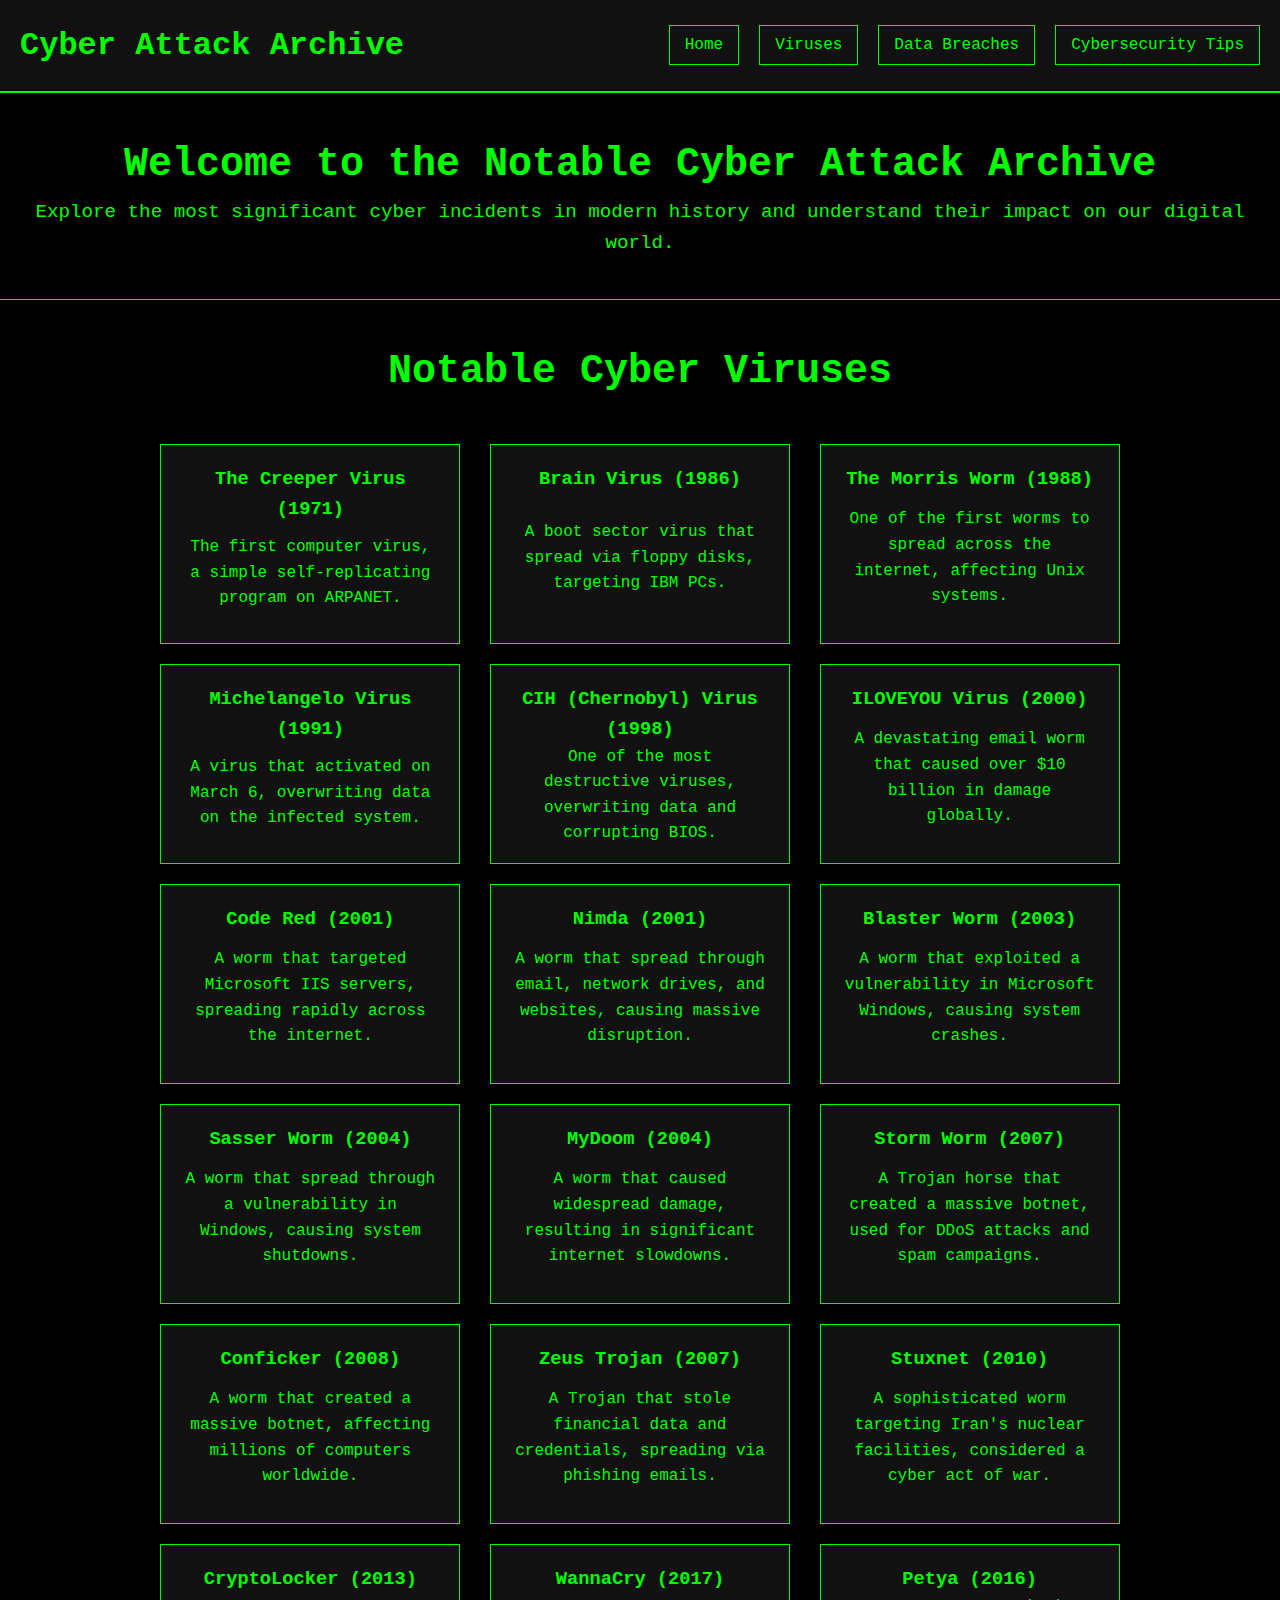
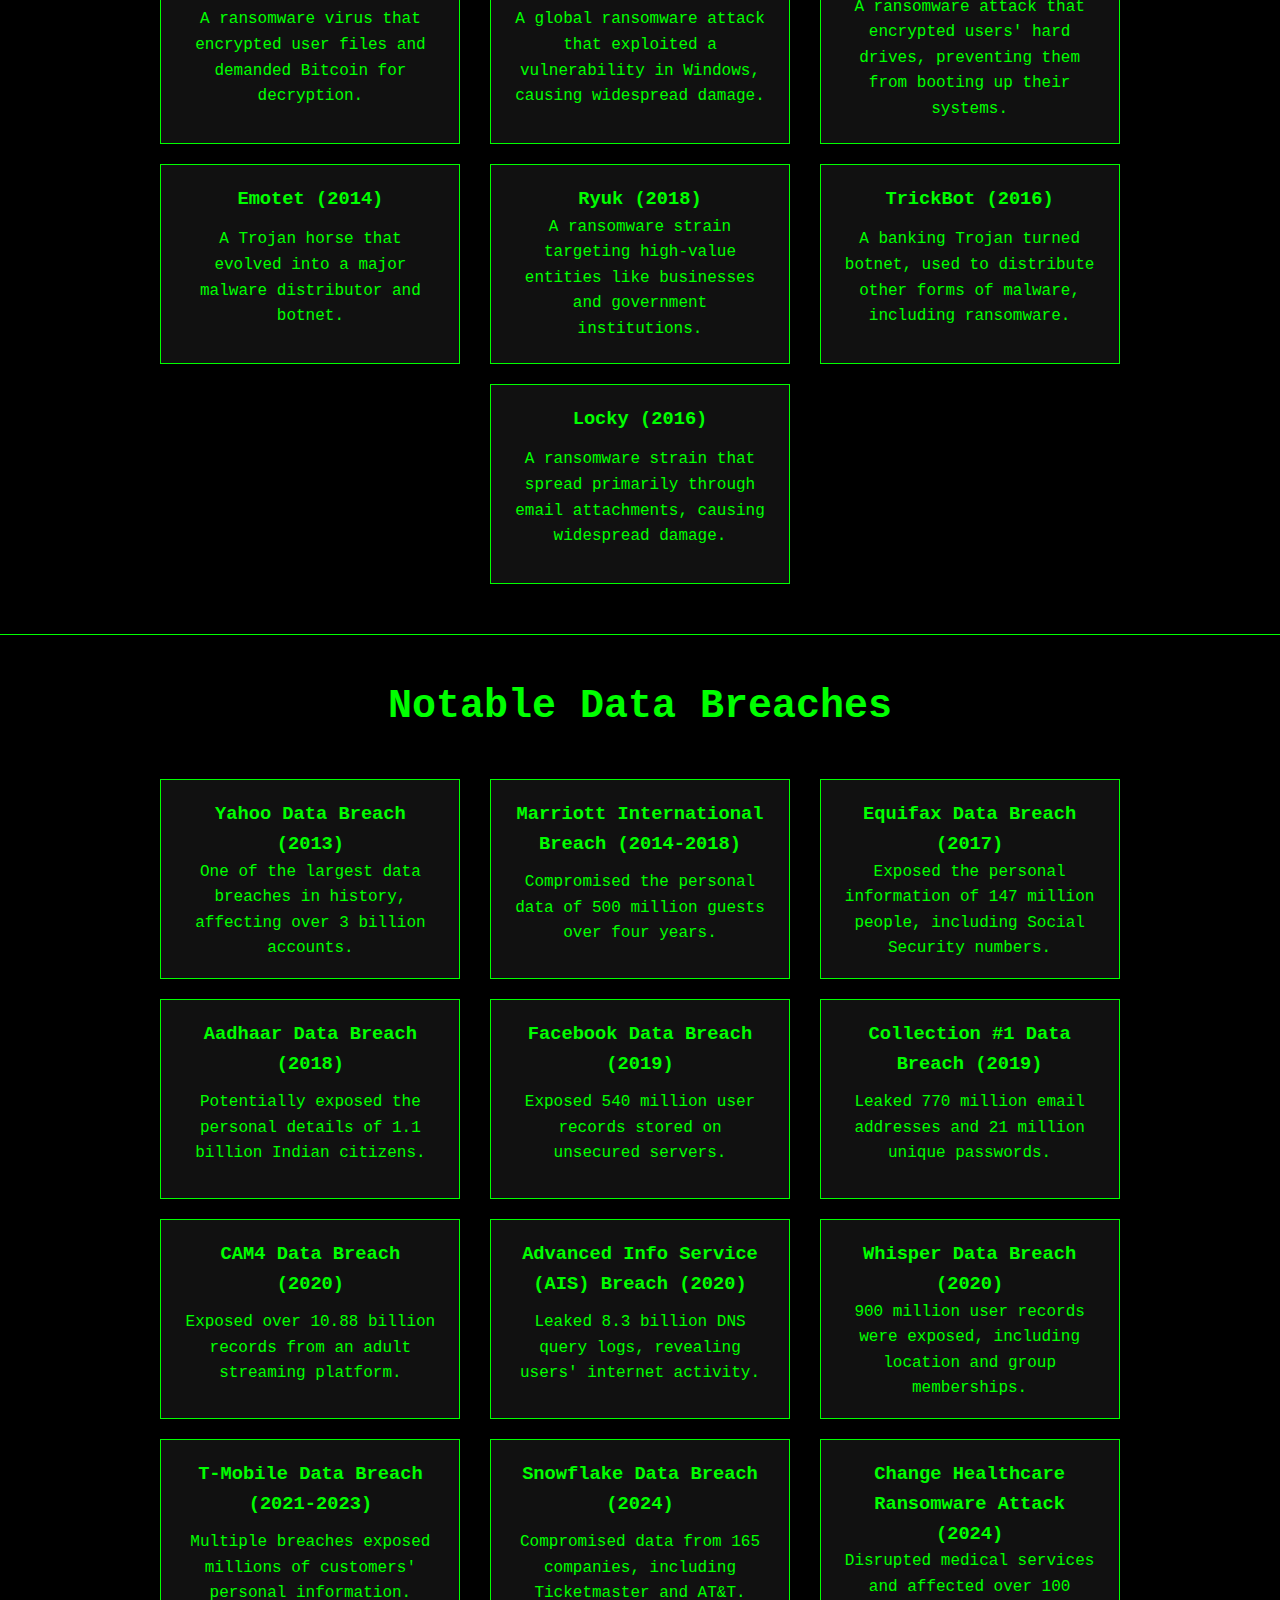
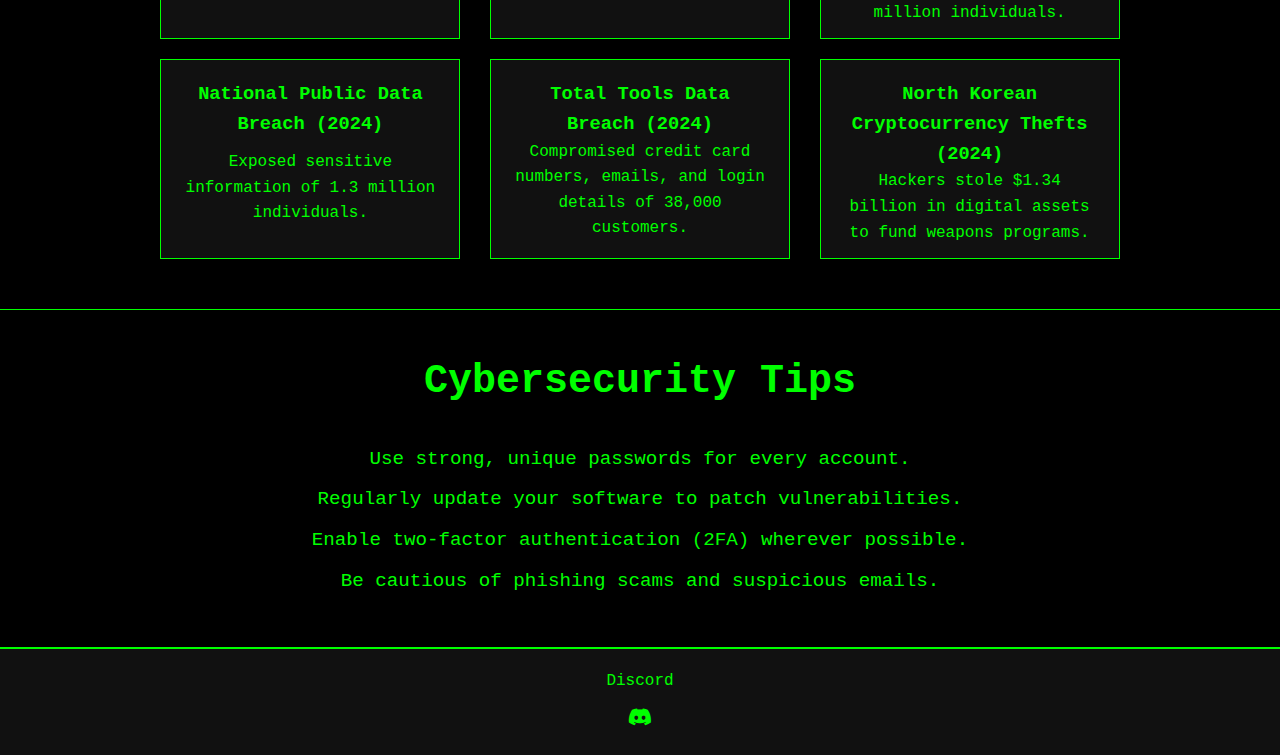
<file: CyberAttackArchive.html>
<!DOCTYPE html>
<html lang="en">
<head>
    <meta charset="UTF-8">
    <meta name="viewport" content="width=device-width, initial-scale=1.0">
    <meta name="description" content="A detailed overview of major cyber attacks and viruses">
    <title>Cyber Attack Archive</title>
    <link rel="icon" type="image/x-icon" href="favicon.ico">
    <link rel="stylesheet" href="style.css">
    <link href="https://cdnjs.cloudflare.com/ajax/libs/font-awesome/6.0.0-beta3/css/all.min.css" rel="stylesheet">
    <link href="https://fonts.googleapis.com/css2?family=Roboto:wght@400;700&display=swap" rel="stylesheet">
</head>
<body>
    <header>
        <div class="logo">
            <h1>Cyber Attack Archive</h1>
        </div>
        <nav>
            <ul class="nav-list">
                <li><a href="#">Home</a></li>
                <li><a href="#virus">Viruses</a></li>
                <li><a href="#attacks">Data Breaches</a></li>
                <li><a href="#tips">Cybersecurity Tips</a></li>
            </ul>
            <!-- Hamburger Menu for Mobile View -->
            <div class="hamburger" id="hamburger-menu">
                <div class="line"></div>
                <div class="line"></div>
                <div class="line"></div>
            </div>
        </nav>
    </header>

    <section class="hero">
        <h2>Welcome to the Notable Cyber Attack Archive</h2>
        <p>Explore the most significant cyber incidents in modern history and understand their impact on our digital world.</p>
    </section>

    <main>
        <section id="virus" class="virus-section">
            <h2>Notable Cyber Viruses</h2>
            <a href="thecreepervirus.html" class="virus-item-link">
                <div class="virus-item">
                    <h3>The Creeper Virus (1971)</h3>
                    <p>The first computer virus, a simple self-replicating program on ARPANET.</p>
                </div>
            </a>
            
            <a href="thebrainvirus.html" class="virus-item-link">
                <div class="virus-item">
                    <h3>Brain Virus (1986)</h3>
                    <p>A boot sector virus that spread via floppy disks, targeting IBM PCs.</p>
                </div>
            </a>
            
            <a href="themorrisworm.html" class="virus-item-link">
                <div class="virus-item">
                    <h3>The Morris Worm (1988)</h3>
                    <p>One of the first worms to spread across the internet, affecting Unix systems.</p>
                </div>
            </a>
            
            <a href="themichelangelovirus.html" class="virus-item-link">
                <div class="virus-item">
                    <h3>Michelangelo Virus (1991)</h3>
                    <p>A virus that activated on March 6, overwriting data on the infected system.</p>
                </div>
            </a>
            
            <a href="thecihvirus.html" class="virus-item-link">
                <div class="virus-item">
                    <h3>CIH (Chernobyl) Virus (1998)</h3>
                    <p>One of the most destructive viruses, overwriting data and corrupting BIOS.</p>
                </div>
            </a>
            
            <a href="attack6.html" class="virus-item-link">
                <div class="virus-item">
                    <h3>ILOVEYOU Virus (2000)</h3>
                    <p>A devastating email worm that caused over $10 billion in damage globally.</p>
                </div>
            </a>
            
            <a href="attack7.html" class="virus-item-link">
                <div class="virus-item">
                    <h3>Code Red (2001)</h3>
                    <p>A worm that targeted Microsoft IIS servers, spreading rapidly across the internet.</p>
                </div>
            </a>
            
            <a href="attack8.html" class="virus-item-link">
                <div class="virus-item">
                    <h3>Nimda (2001)</h3>
                    <p>A worm that spread through email, network drives, and websites, causing massive disruption.</p>
                </div>
            </a>
            
            <a href="attack9.html" class="virus-item-link">
                <div class="virus-item">
                    <h3>Blaster Worm (2003)</h3>
                    <p>A worm that exploited a vulnerability in Microsoft Windows, causing system crashes.</p>
                </div>
            </a>
            
            <a href="attack10.html" class="virus-item-link">
                <div class="virus-item">
                    <h3>Sasser Worm (2004)</h3>
                    <p>A worm that spread through a vulnerability in Windows, causing system shutdowns.</p>
                </div>
            </a>
            
            <a href="attack11.html" class="virus-item-link">
                <div class="virus-item">
                    <h3>MyDoom (2004)</h3>
                    <p>A worm that caused widespread damage, resulting in significant internet slowdowns.</p>
                </div>
            </a>
            
            <a href="attack12.html" class="virus-item-link">
                <div class="virus-item">
                    <h3>Storm Worm (2007)</h3>
                    <p>A Trojan horse that created a massive botnet, used for DDoS attacks and spam campaigns.</p>
                </div>
            </a>
            
            <a href="attack13.html" class="virus-item-link">
                <div class="virus-item">
                    <h3>Conficker (2008)</h3>
                    <p>A worm that created a massive botnet, affecting millions of computers worldwide.</p>
                </div>
            </a>
            
            <a href="attack14.html" class="virus-item-link">
                <div class="virus-item">
                    <h3>Zeus Trojan (2007)</h3>
                    <p>A Trojan that stole financial data and credentials, spreading via phishing emails.</p>
                </div>
            </a>
            
            <a href="attack15.html" class="virus-item-link">
                <div class="virus-item">
                    <h3>Stuxnet (2010)</h3>
                    <p>A sophisticated worm targeting Iran's nuclear facilities, considered a cyber act of war.</p>
                </div>
            </a>
            
            <a href="attack16.html" class="virus-item-link">
                <div class="virus-item">
                    <h3>CryptoLocker (2013)</h3>
                    <p>A ransomware virus that encrypted user files and demanded Bitcoin for decryption.</p>
                </div>
            </a>
            
            <a href="attack17.html" class="virus-item-link">
                <div class="virus-item">
                    <h3>WannaCry (2017)</h3>
                    <p>A global ransomware attack that exploited a vulnerability in Windows, causing widespread damage.</p>
                </div>
            </a>
            
            <a href="attack18.html" class="virus-item-link">
                <div class="virus-item">
                    <h3>Petya (2016)</h3>
                    <p>A ransomware attack that encrypted users' hard drives, preventing them from booting up their systems.</p>
                </div>
            </a>
            
            <a href="attack19.html" class="virus-item-link">
                <div class="virus-item">
                    <h3>Emotet (2014)</h3>
                    <p>A Trojan horse that evolved into a major malware distributor and botnet.</p>
                </div>
            </a>
            
            <a href="attack20.html" class="virus-item-link">
                <div class="virus-item">
                    <h3>Ryuk (2018)</h3>
                    <p>A ransomware strain targeting high-value entities like businesses and government institutions.</p>
                </div>
            </a>
            
            <a href="attack21.html" class="virus-item-link">
                <div class="virus-item">
                    <h3>TrickBot (2016)</h3>
                    <p>A banking Trojan turned botnet, used to distribute other forms of malware, including ransomware.</p>
                </div>
            </a>
            
            <a href="attack22.html" class="virus-item-link">
                <div class="virus-item">
                    <h3>Locky (2016)</h3>
                    <p>A ransomware strain that spread primarily through email attachments, causing widespread damage.</p>
                </div>
            </a>
        </section>

        <section id="attacks" class="attacks-section">
            <h2>Notable Data Breaches</h2>
            
            <a href="yahoo.html" class="attack-card-link">
                <div class="attack-card">
                    <h3>Yahoo Data Breach (2013)</h3>
                    <p>One of the largest data breaches in history, affecting over 3 billion accounts.</p>
                </div>
            </a>
        
            <a href="marriott.html" class="attack-card-link">
                <div class="attack-card">
                    <h3>Marriott International Breach (2014-2018)</h3>
                    <p>Compromised the personal data of 500 million guests over four years.</p>
                </div>
            </a>
        
            <a href="equifax.html" class="attack-card-link">
                <div class="attack-card">
                    <h3>Equifax Data Breach (2017)</h3>
                    <p>Exposed the personal information of 147 million people, including Social Security numbers.</p>
                </div>
            </a>
        
            <a href="aadhaar.html" class="attack-card-link">
                <div class="attack-card">
                    <h3>Aadhaar Data Breach (2018)</h3>
                    <p>Potentially exposed the personal details of 1.1 billion Indian citizens.</p>
                </div>
            </a>
        
            <a href="facebook.html" class="attack-card-link">
                <div class="attack-card">
                    <h3>Facebook Data Breach (2019)</h3>
                    <p>Exposed 540 million user records stored on unsecured servers.</p>
                </div>
            </a>
        
            <a href="collection1.html" class="attack-card-link">
                <div class="attack-card">
                    <h3>Collection #1 Data Breach (2019)</h3>
                    <p>Leaked 770 million email addresses and 21 million unique passwords.</p>
                </div>
            </a>
        
            <a href="cam4.html" class="attack-card-link">
                <div class="attack-card">
                    <h3>CAM4 Data Breach (2020)</h3>
                    <p>Exposed over 10.88 billion records from an adult streaming platform.</p>
                </div>
            </a>
        
            <a href="ais.html" class="attack-card-link">
                <div class="attack-card">
                    <h3>Advanced Info Service (AIS) Breach (2020)</h3>
                    <p>Leaked 8.3 billion DNS query logs, revealing users' internet activity.</p>
                </div>
            </a>
        
            <a href="whisper.html" class="attack-card-link">
                <div class="attack-card">
                    <h3>Whisper Data Breach (2020)</h3>
                    <p>900 million user records were exposed, including location and group memberships.</p>
                </div>
            </a>
        
            <a href="t-mobile.html" class="attack-card-link">
                <div class="attack-card">
                    <h3>T-Mobile Data Breach (2021-2023)</h3>
                    <p>Multiple breaches exposed millions of customers' personal information.</p>
                </div>
            </a>
        
            <a href="snowflake.html" class="attack-card-link">
                <div class="attack-card">
                    <h3>Snowflake Data Breach (2024)</h3>
                    <p>Compromised data from 165 companies, including Ticketmaster and AT&T.</p>
                </div>
            </a>
        
            <a href="change-healthcare.html" class="attack-card-link">
                <div class="attack-card">
                    <h3>Change Healthcare Ransomware Attack (2024)</h3>
                    <p>Disrupted medical services and affected over 100 million individuals.</p>
                </div>
            </a>
        
            <a href="national-public.html" class="attack-card-link">
                <div class="attack-card">
                    <h3>National Public Data Breach (2024)</h3>
                    <p>Exposed sensitive information of 1.3 million individuals.</p>
                </div>
            </a>
        
            <a href="total-tools.html" class="attack-card-link">
                <div class="attack-card">
                    <h3>Total Tools Data Breach (2024)</h3>
                    <p>Compromised credit card numbers, emails, and login details of 38,000 customers.</p>
                </div>
            </a>
        
            <a href="north-korea.html" class="attack-card-link">
                <div class="attack-card">
                    <h3>North Korean Cryptocurrency Thefts (2024)</h3>
                    <p>Hackers stole $1.34 billion in digital assets to fund weapons programs.</p>
                </div>
            </a>
        </section>
        

        <section id="tips" class="tips-section">
            <h2>Cybersecurity Tips</h2>
            <ul>
                <li>Use strong, unique passwords for every account.</li>
                <li>Regularly update your software to patch vulnerabilities.</li>
                <li>Enable two-factor authentication (2FA) wherever possible.</li>
                <li>Be cautious of phishing scams and suspicious emails.</li>
            </ul>
        </section>
    </main>

    <footer>
        <div class="footer-content">
            <p>Discord</p>
            <div class="social-media">
                <a href="https://discord.com/users/394920998752878593" target="_blank">
                    <i class="fab fa-discord"></i>
                </a>
            </div>
        </div>
    </footer>

    <!-- JavaScript for Hamburger Menu -->
    <script>
        const hamburger = document.getElementById('hamburger-menu');
        const navList = document.querySelector('.nav-list');

        hamburger.addEventListener('click', () => {
            navList.classList.toggle('active');
        });
    </script>
</body>
</html>
</file>
<file: style.css>
/* Global Reset */
* {
    margin: 0;
    padding: 0;
    box-sizing: border-box;
    font-family: 'Courier New', Courier, monospace;
}

/* Default Link Styling */
a {
    text-decoration: none;
    color: #00ff00; /* Bright green */
}

a:hover {
    color: #33ff33; /* Slightly lighter green */
}

a:visited {
    color: #00ff00;
}

/* Body */
body {
    background-color: #000; /* Terminal black */
    color: #00ff00;
    line-height: 1.6;
}

/* Header Styling */
header {
    background-color: #111;
    color: #00ff00;
    padding: 20px;
    display: flex;
    justify-content: space-between;
    align-items: center;
    border-bottom: 2px solid #0f0;
}

header .logo h1 {
    font-size: 2rem;
}

nav {
    display: flex;
    align-items: center;
}

.nav-list {
    list-style-type: none;
    display: flex;
    gap: 20px;
}

.nav-list li a {
    color: #00ff00;
    padding: 10px 15px;
    border: 1px solid #00ff00;
    transition: background 0.3s ease, color 0.3s ease;
}

.nav-list li a:hover {
    background: #00ff00;
    color: #000;
}

/* Hamburger Menu */
.hamburger {
    display: none;
    flex-direction: column;
    gap: 5px;
    cursor: pointer;
}

.hamburger .line {
    width: 25px;
    height: 3px;
    background-color: #0f0;
}

/* Responsive Navigation */
.nav-list.active {
    display: block;
    position: absolute;
    top: 70px;
    left: 0;
    background-color: #111;
    width: 100%;
    text-align: center;
    padding: 20px;
    border: 1px solid #0f0;
}

/* Hero Section */
.hero {
    display: flex;
    justify-content: center;
    align-items: center;
    color: #0f0;
    text-align: center;
    flex-direction: column;
    padding: 40px 20px;
}

.hero h2 {
    font-size: 2.5rem;
}

.hero p {
    font-size: 1.2rem;
}

/* Virus Section */
.virus-section {
    padding: 40px 20px;
    background-color: #000;
    text-align: center;
    border-top: 1px solid #0f0;
}

.virus-section h2 {
    font-size: 2.5rem;
    margin-bottom: 30px;
}

/* Cards */
.virus {
    display: grid;
    grid-template-columns: repeat(auto-fill, minmax(300px, 1fr));
    gap: 20px;
    max-width: 1200px;
    margin: 0 auto;
}

.virus-item, .attack-card {
    background-color: #111;
    color: #00ff00;
    border: 1px solid #0f0;
    width: 300px;
    height: 200px;
    padding: 20px;
    display: flex;
    flex-direction: column;
    justify-content: space-between;
    align-items: center;
    text-align: center;
    transition: transform 0.3s ease, box-shadow 0.3s ease;
}

.virus-item:hover, .attack-card:hover {
    transform: scale(1.03);
    box-shadow: 0 0 10px #00ff00;
}

/* Text Container */
.virus-item p, .attack-card p {
    flex-grow: 1;
    display: flex;
    align-items: center;
    justify-content: center;
}

/* Featured Cyber Attacks Section */
.attacks-section {
    padding: 40px 20px;
    background-color: #000;
    text-align: center;
    border-top: 1px solid #0f0;
}

.attacks-section h2 {
    font-size: 2.5rem;
    margin-bottom: 30px;
}

.attack-card-link {
    text-decoration: none;
    display: inline-block;
    margin: 10px;
}

/* Tips Section */
.tips-section {
    background-color: #000;
    padding: 40px 20px;
    text-align: center;
    border-top: 1px solid #0f0;
}

.tips-section h2 {
    font-size: 2.5rem;
    margin-bottom: 30px;
}

.tips-section ul {
    list-style-type: none;
}

.tips-section li {
    font-size: 1.2rem;
    margin-bottom: 10px;
    color: #00ff00;
}

/* Footer */
footer {
    background-color: #111;
    color: #00ff00;
    padding: 20px;
    text-align: center;
    border-top: 2px solid #0f0;
}

footer .social-media {
    margin-top: 10px;
}

footer .social-media a {
    margin: 0 10px;
    color: #00ff00;
    font-size: 1.2rem;
}

/* Make Buttons Inline */
.virus-item-link, .attack-card-link {
    display: inline-block;
    margin: 10px;
}

/* Responsive Styles */
@media (max-width: 768px) {
    .nav-list {
        display: none;
        flex-direction: column;
        position: absolute;
        width: 100%;
        background-color: #111;
        top: 70px;
        left: 0;
        padding: 20px;
        text-align: center;
    }

    .nav-list.active {
        display: flex;
    }

    .hamburger {
        display: flex;
    }

    .virus-item, .attack-card {
        width: 100%;
    }
}
</file>
